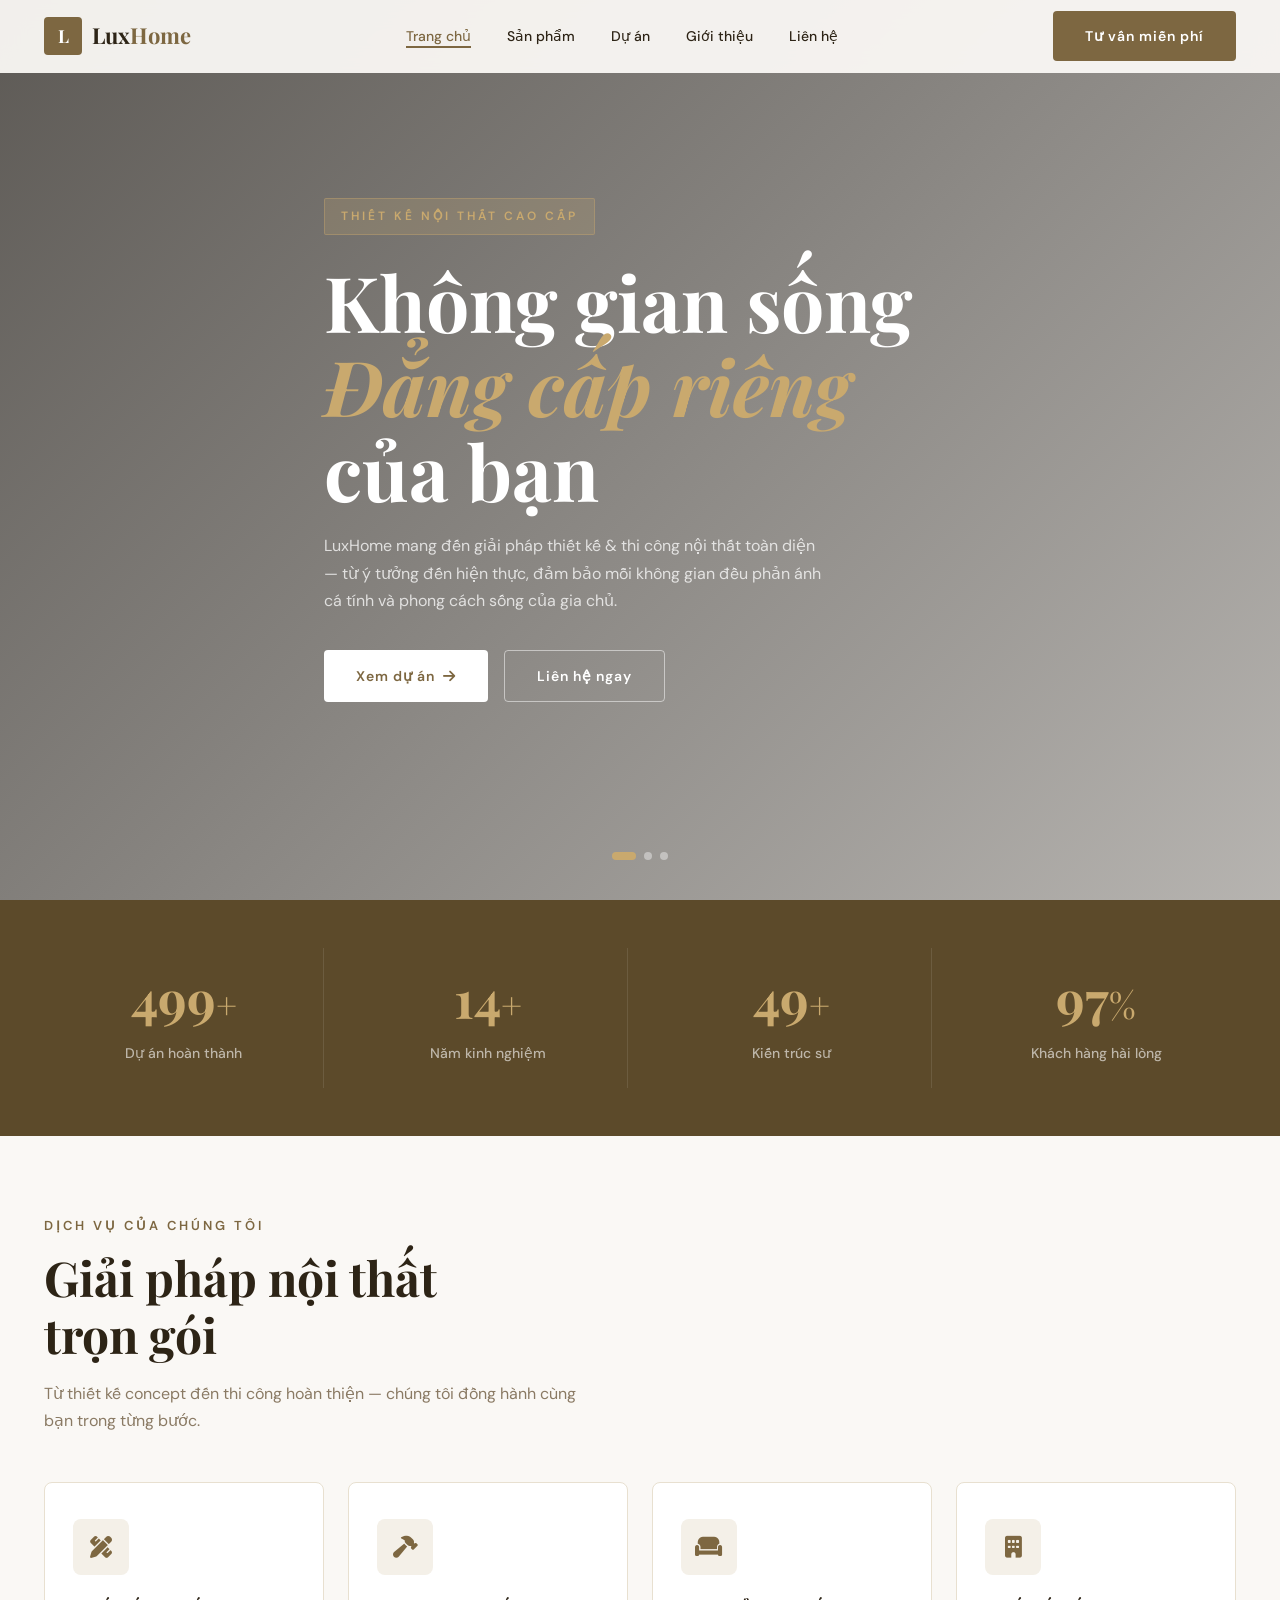
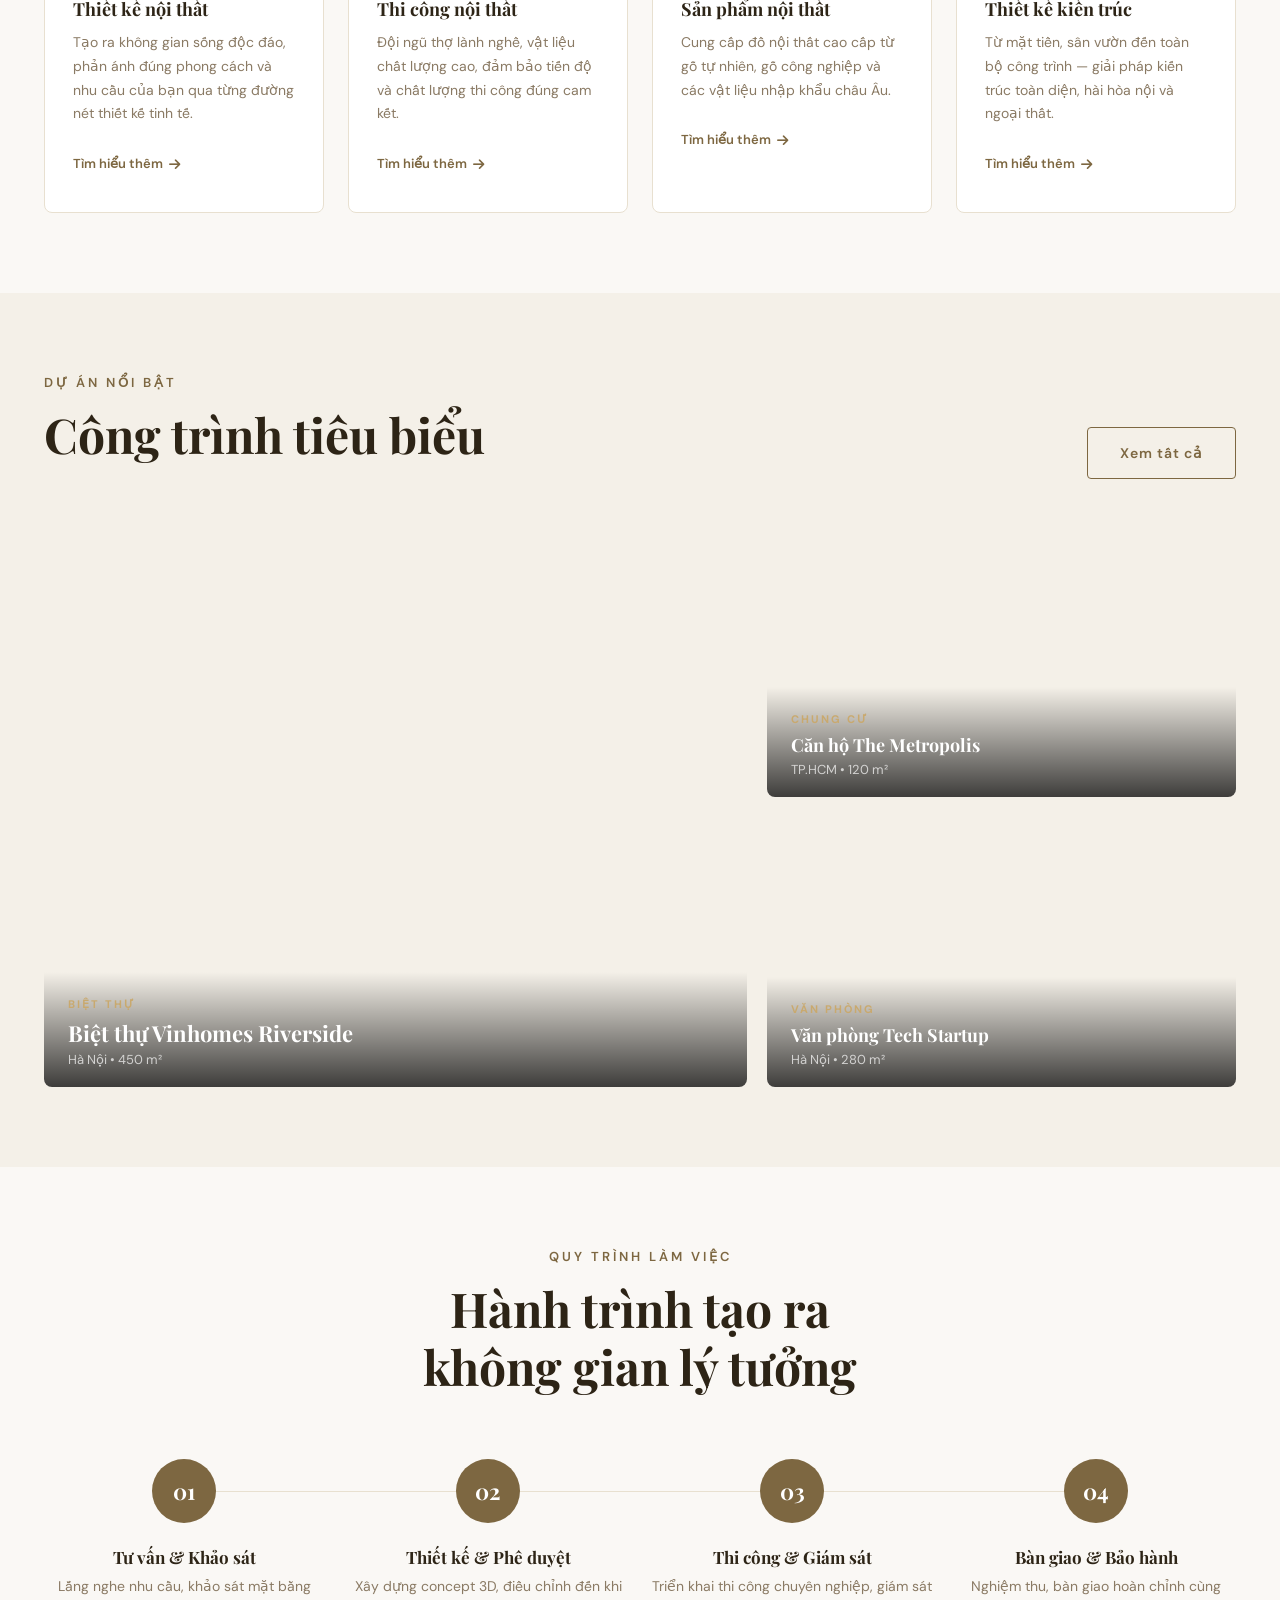
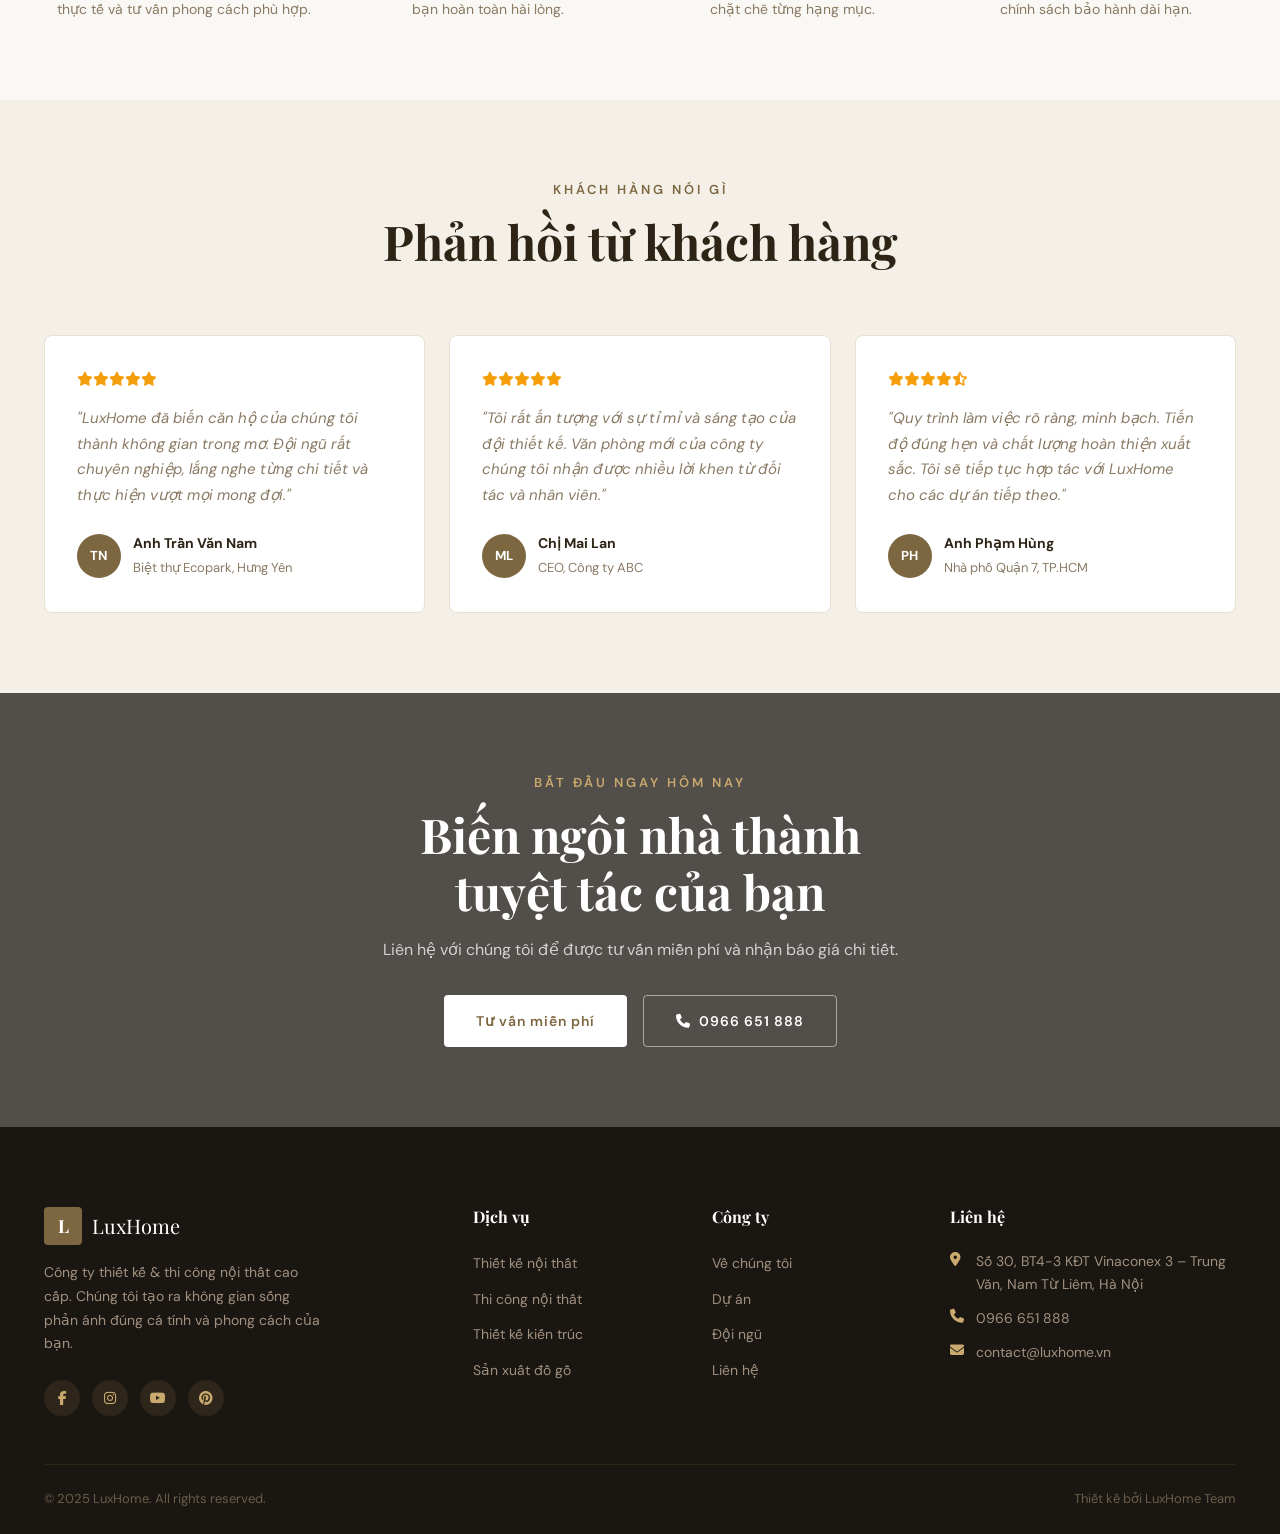
<file: index.html>
<!DOCTYPE html>
<html lang="vi">
<head>
  <meta charset="UTF-8" />
  <meta name="viewport" content="width=device-width, initial-scale=1.0" />
  <title>LuxHome - Nội Thất Cao Cấp</title>
  <link rel="stylesheet" href="global.css" />
  <link rel="stylesheet" href="index.css" />
  <link rel="stylesheet" href="https://cdnjs.cloudflare.com/ajax/libs/font-awesome/6.4.0/css/all.min.css" />
</head>
<body>

  <!-- NAVBAR -->
  <nav class="navbar">
    <div class="container navbar-inner">
      <a href="index.html" class="navbar-logo">
        <div class="navbar-logo-icon">L</div>
        <span class="navbar-logo-text">Lux<span>Home</span></span>
      </a>
      <ul class="navbar-nav">
        <li><a href="index.html" class="active">Trang chủ</a></li>
        <li><a href="san-pham.html">Sản phẩm</a></li>
        <li><a href="du-an.html">Dự án</a></li>
        <li><a href="gioi-thieu.html">Giới thiệu</a></li>
        <li><a href="lien-he.html">Liên hệ</a></li>
      </ul>
      <div class="navbar-actions">
        <a href="lien-he.html" class="btn btn-primary">Tư vấn miễn phí</a>
        <button class="hamburger" aria-label="Menu">
          <span></span><span></span><span></span>
        </button>
      </div>
    </div>
  </nav>

  <!-- Mobile Menu -->
  <div class="mobile-menu">
    <a href="index.html">Trang chủ</a>
    <a href="san-pham.html">Sản phẩm</a>
    <a href="du-an.html">Dự án</a>
    <a href="gioi-thieu.html">Giới thiệu</a>
    <a href="lien-he.html">Liên hệ</a>
  </div>

  <!-- HERO SECTION -->
  <section class="hero">
    <div class="hero-slides">
      <div class="hero-slide active" style="background-image: url('https://images.unsplash.com/photo-1618221195710-dd6b41faaea6?w=1600&q=80')"></div>
      <div class="hero-slide" style="background-image: url('https://images.unsplash.com/photo-1586023492125-27b2c045efd7?w=1600&q=80')"></div>
      <div class="hero-slide" style="background-image: url('https://images.unsplash.com/photo-1631679706909-1844bbd07221?w=1600&q=80')"></div>
    </div>
    <div class="hero-overlay"></div>
    <div class="container hero-content">
      <span class="hero-label">Thiết kế nội thất cao cấp</span>
      <h1 class="hero-title">Không gian sống<br /><em>Đẳng cấp riêng</em> của bạn</h1>
      <p class="hero-desc">LuxHome mang đến giải pháp thiết kế & thi công nội thất toàn diện — từ ý tưởng đến hiện thực, đảm bảo mỗi không gian đều phản ánh cá tính và phong cách sống của gia chủ.</p>
      <div class="hero-actions">
        <a href="du-an.html" class="btn btn-white">Xem dự án <i class="fa fa-arrow-right"></i></a>
        <a href="lien-he.html" class="btn btn-outline-white">Liên hệ ngay</a>
      </div>
    </div>
    <div class="hero-dots">
      <button class="hero-dot active" data-index="0"></button>
      <button class="hero-dot" data-index="1"></button>
      <button class="hero-dot" data-index="2"></button>
    </div>
  </section>

  <!-- STATS SECTION -->
  <section class="stats-bar">
    <div class="container stats-grid">
      <div class="stat-item animate-in">
        <span class="stat-number" data-count="500">0</span><span class="stat-suffix">+</span>
        <p>Dự án hoàn thành</p>
      </div>
      <div class="stat-item animate-in">
        <span class="stat-number" data-count="15">0</span><span class="stat-suffix">+</span>
        <p>Năm kinh nghiệm</p>
      </div>
      <div class="stat-item animate-in">
        <span class="stat-number" data-count="50">0</span><span class="stat-suffix">+</span>
        <p>Kiến trúc sư</p>
      </div>
      <div class="stat-item animate-in">
        <span class="stat-number" data-count="98">0</span><span class="stat-suffix">%</span>
        <p>Khách hàng hài lòng</p>
      </div>
    </div>
  </section>

  <!-- SERVICES SECTION -->
  <section class="services section-pad">
    <div class="container">
      <div class="section-header animate-in">
        <span class="section-subtitle">Dịch vụ của chúng tôi</span>
        <h2 class="section-title">Giải pháp nội thất<br />trọn gói</h2>
        <p class="section-desc">Từ thiết kế concept đến thi công hoàn thiện — chúng tôi đồng hành cùng bạn trong từng bước.</p>
      </div>
      <div class="services-grid">
        <div class="service-card animate-in">
          <div class="service-icon"><i class="fa fa-pencil-ruler"></i></div>
          <h3>Thiết kế nội thất</h3>
          <p>Tạo ra không gian sống độc đáo, phản ánh đúng phong cách và nhu cầu của bạn qua từng đường nét thiết kế tinh tế.</p>
          <a href="san-pham.html" class="service-link">Tìm hiểu thêm <i class="fa fa-arrow-right"></i></a>
        </div>
        <div class="service-card animate-in">
          <div class="service-icon"><i class="fa fa-hammer"></i></div>
          <h3>Thi công nội thất</h3>
          <p>Đội ngũ thợ lành nghề, vật liệu chất lượng cao, đảm bảo tiến độ và chất lượng thi công đúng cam kết.</p>
          <a href="du-an.html" class="service-link">Tìm hiểu thêm <i class="fa fa-arrow-right"></i></a>
        </div>
        <div class="service-card animate-in">
          <div class="service-icon"><i class="fa fa-couch"></i></div>
          <h3>Sản phẩm nội thất</h3>
          <p>Cung cấp đồ nội thất cao cấp từ gỗ tự nhiên, gỗ công nghiệp và các vật liệu nhập khẩu châu Âu.</p>
          <a href="san-pham.html" class="service-link">Tìm hiểu thêm <i class="fa fa-arrow-right"></i></a>
        </div>
        <div class="service-card animate-in">
          <div class="service-icon"><i class="fa fa-building"></i></div>
          <h3>Thiết kế kiến trúc</h3>
          <p>Từ mặt tiền, sân vườn đến toàn bộ công trình — giải pháp kiến trúc toàn diện, hài hòa nội và ngoại thất.</p>
          <a href="du-an.html" class="service-link">Tìm hiểu thêm <i class="fa fa-arrow-right"></i></a>
        </div>
      </div>
    </div>
  </section>

  <!-- FEATURED PROJECTS -->
  <section class="featured section-pad bg-section">
    <div class="container">
      <div class="section-header-flex animate-in">
        <div>
          <span class="section-subtitle">Dự án nổi bật</span>
          <h2 class="section-title">Công trình tiêu biểu</h2>
        </div>
        <a href="du-an.html" class="btn btn-outline">Xem tất cả</a>
      </div>
      <div class="projects-grid">
        <a href="du-an.html" class="project-card big animate-in">
          <div class="project-img" style="background-image: url('https://images.unsplash.com/photo-1600566753190-17f0baa2a6c3?w=800&q=80')"></div>
          <div class="project-info">
            <span class="project-cat">Biệt thự</span>
            <h3>Biệt thự Vinhomes Riverside</h3>
            <p>Hà Nội • 450 m²</p>
          </div>
        </a>
        <div class="projects-col">
          <a href="du-an.html" class="project-card animate-in">
            <div class="project-img" style="background-image: url('https://images.unsplash.com/photo-1556909114-f6e7ad7d3136?w=800&q=80')"></div>
            <div class="project-info">
              <span class="project-cat">Chung cư</span>
              <h3>Căn hộ The Metropolis</h3>
              <p>TP.HCM • 120 m²</p>
            </div>
          </a>
          <a href="du-an.html" class="project-card animate-in">
            <div class="project-img" style="background-image: url('https://images.unsplash.com/photo-1497366216548-37526070297c?w=800&q=80')"></div>
            <div class="project-info">
              <span class="project-cat">Văn phòng</span>
              <h3>Văn phòng Tech Startup</h3>
              <p>Hà Nội • 280 m²</p>
            </div>
          </a>
        </div>
      </div>
    </div>
  </section>

  <!-- PROCESS SECTION -->
  <section class="process section-pad">
    <div class="container">
      <div class="section-header animate-in" style="text-align: center; align-items: center; display: flex; flex-direction: column;">
        <span class="section-subtitle">Quy trình làm việc</span>
        <h2 class="section-title">Hành trình tạo ra<br />không gian lý tưởng</h2>
      </div>
      <div class="process-steps">
        <div class="process-step animate-in">
          <div class="step-num">01</div>
          <div class="step-content">
            <h3>Tư vấn & Khảo sát</h3>
            <p>Lắng nghe nhu cầu, khảo sát mặt bằng thực tế và tư vấn phong cách phù hợp.</p>
          </div>
        </div>
        <div class="process-step animate-in">
          <div class="step-num">02</div>
          <div class="step-content">
            <h3>Thiết kế & Phê duyệt</h3>
            <p>Xây dựng concept 3D, điều chỉnh đến khi bạn hoàn toàn hài lòng.</p>
          </div>
        </div>
        <div class="process-step animate-in">
          <div class="step-num">03</div>
          <div class="step-content">
            <h3>Thi công & Giám sát</h3>
            <p>Triển khai thi công chuyên nghiệp, giám sát chặt chẽ từng hạng mục.</p>
          </div>
        </div>
        <div class="process-step animate-in">
          <div class="step-num">04</div>
          <div class="step-content">
            <h3>Bàn giao & Bảo hành</h3>
            <p>Nghiệm thu, bàn giao hoàn chỉnh cùng chính sách bảo hành dài hạn.</p>
          </div>
        </div>
      </div>
    </div>
  </section>

  <!-- TESTIMONIALS -->
  <section class="testimonials section-pad bg-section">
    <div class="container">
      <div class="section-header animate-in" style="text-align:center; align-items:center; display:flex; flex-direction:column;">
        <span class="section-subtitle">Khách hàng nói gì</span>
        <h2 class="section-title">Phản hồi từ khách hàng</h2>
      </div>
      <div class="testimonial-slider">
        <div class="testimonial-track" id="testimonialTrack">
          <div class="testimonial-card">
            <div class="testi-stars"><i class="fa fa-star"></i><i class="fa fa-star"></i><i class="fa fa-star"></i><i class="fa fa-star"></i><i class="fa fa-star"></i></div>
            <p>"LuxHome đã biến căn hộ của chúng tôi thành không gian trong mơ. Đội ngũ rất chuyên nghiệp, lắng nghe từng chi tiết và thực hiện vượt mọi mong đợi."</p>
            <div class="testi-author">
              <div class="testi-avatar">TN</div>
              <div>
                <strong>Anh Trần Văn Nam</strong>
                <span>Biệt thự Ecopark, Hưng Yên</span>
              </div>
            </div>
          </div>
          <div class="testimonial-card">
            <div class="testi-stars"><i class="fa fa-star"></i><i class="fa fa-star"></i><i class="fa fa-star"></i><i class="fa fa-star"></i><i class="fa fa-star"></i></div>
            <p>"Tôi rất ấn tượng với sự tỉ mỉ và sáng tạo của đội thiết kế. Văn phòng mới của công ty chúng tôi nhận được nhiều lời khen từ đối tác và nhân viên."</p>
            <div class="testi-author">
              <div class="testi-avatar">ML</div>
              <div>
                <strong>Chị Mai Lan</strong>
                <span>CEO, Công ty ABC</span>
              </div>
            </div>
          </div>
          <div class="testimonial-card">
            <div class="testi-stars"><i class="fa fa-star"></i><i class="fa fa-star"></i><i class="fa fa-star"></i><i class="fa fa-star"></i><i class="fa fa-star-half-alt"></i></div>
            <p>"Quy trình làm việc rõ ràng, minh bạch. Tiến độ đúng hẹn và chất lượng hoàn thiện xuất sắc. Tôi sẽ tiếp tục hợp tác với LuxHome cho các dự án tiếp theo."</p>
            <div class="testi-author">
              <div class="testi-avatar">PH</div>
              <div>
                <strong>Anh Phạm Hùng</strong>
                <span>Nhà phố Quận 7, TP.HCM</span>
              </div>
            </div>
          </div>
        </div>
        <div class="testi-controls">
          <button class="testi-prev" id="testiPrev"><i class="fa fa-chevron-left"></i></button>
          <button class="testi-next" id="testiNext"><i class="fa fa-chevron-right"></i></button>
        </div>
      </div>
    </div>
  </section>

  <!-- CTA SECTION -->
  <section class="cta-section">
    <div class="cta-bg" style="background-image: url('https://images.unsplash.com/photo-1600210492486-724fe5c67fb0?w=1600&q=80')"></div>
    <div class="cta-overlay"></div>
    <div class="container cta-content animate-in">
      <span class="section-subtitle" style="color: var(--color-accent);">Bắt đầu ngay hôm nay</span>
      <h2 class="section-title" style="color: white;">Biến ngôi nhà thành<br />tuyệt tác của bạn</h2>
      <p style="color: rgba(255,255,255,0.75); max-width: 520px; margin: 0 auto 32px;">Liên hệ với chúng tôi để được tư vấn miễn phí và nhận báo giá chi tiết.</p>
      <div style="display:flex; gap:16px; justify-content:center; flex-wrap:wrap;">
        <a href="lien-he.html" class="btn btn-white">Tư vấn miễn phí</a>
        <a href="tel:0966651888" class="btn btn-outline-white"><i class="fa fa-phone"></i> 0966 651 888</a>
      </div>
    </div>
  </section>

  <!-- FOOTER -->
  <footer>
    <div class="container">
      <div class="footer-grid">
        <div class="footer-brand">
          <div class="footer-logo">
            <div class="footer-logo-icon">L</div>
            <span class="footer-logo-text">LuxHome</span>
          </div>
          <p>Công ty thiết kế & thi công nội thất cao cấp. Chúng tôi tạo ra không gian sống phản ánh đúng cá tính và phong cách của bạn.</p>
          <div class="footer-social">
            <a href="#"><i class="fab fa-facebook-f"></i></a>
            <a href="#"><i class="fab fa-instagram"></i></a>
            <a href="#"><i class="fab fa-youtube"></i></a>
            <a href="#"><i class="fab fa-pinterest"></i></a>
          </div>
        </div>
        <div class="footer-col">
          <h4>Dịch vụ</h4>
          <ul>
            <li><a href="san-pham.html">Thiết kế nội thất</a></li>
            <li><a href="san-pham.html">Thi công nội thất</a></li>
            <li><a href="san-pham.html">Thiết kế kiến trúc</a></li>
            <li><a href="san-pham.html">Sản xuất đồ gỗ</a></li>
          </ul>
        </div>
        <div class="footer-col">
          <h4>Công ty</h4>
          <ul>
            <li><a href="gioi-thieu.html">Về chúng tôi</a></li>
            <li><a href="du-an.html">Dự án</a></li>
            <li><a href="gioi-thieu.html">Đội ngũ</a></li>
            <li><a href="lien-he.html">Liên hệ</a></li>
          </ul>
        </div>
        <div class="footer-col">
          <h4>Liên hệ</h4>
          <div class="contact-item"><i class="fa fa-map-marker-alt"></i><span>Số 30, BT4-3 KĐT Vinaconex 3 – Trung Văn, Nam Từ Liêm, Hà Nội</span></div>
          <div class="contact-item"><i class="fa fa-phone"></i><span>0966 651 888</span></div>
          <div class="contact-item"><i class="fa fa-envelope"></i><span>contact@luxhome.vn</span></div>
        </div>
      </div>
      <div class="footer-bottom">
        <span>© 2025 LuxHome. All rights reserved.</span>
        <span>Thiết kế bởi LuxHome Team</span>
      </div>
    </div>
  </footer>

  <button id="scrollTop" aria-label="Scroll to top"><i class="fa fa-chevron-up"></i></button>

  <script src="global.js"></script>
  <script src="index.js"></script>
</body>
</html>
</file>
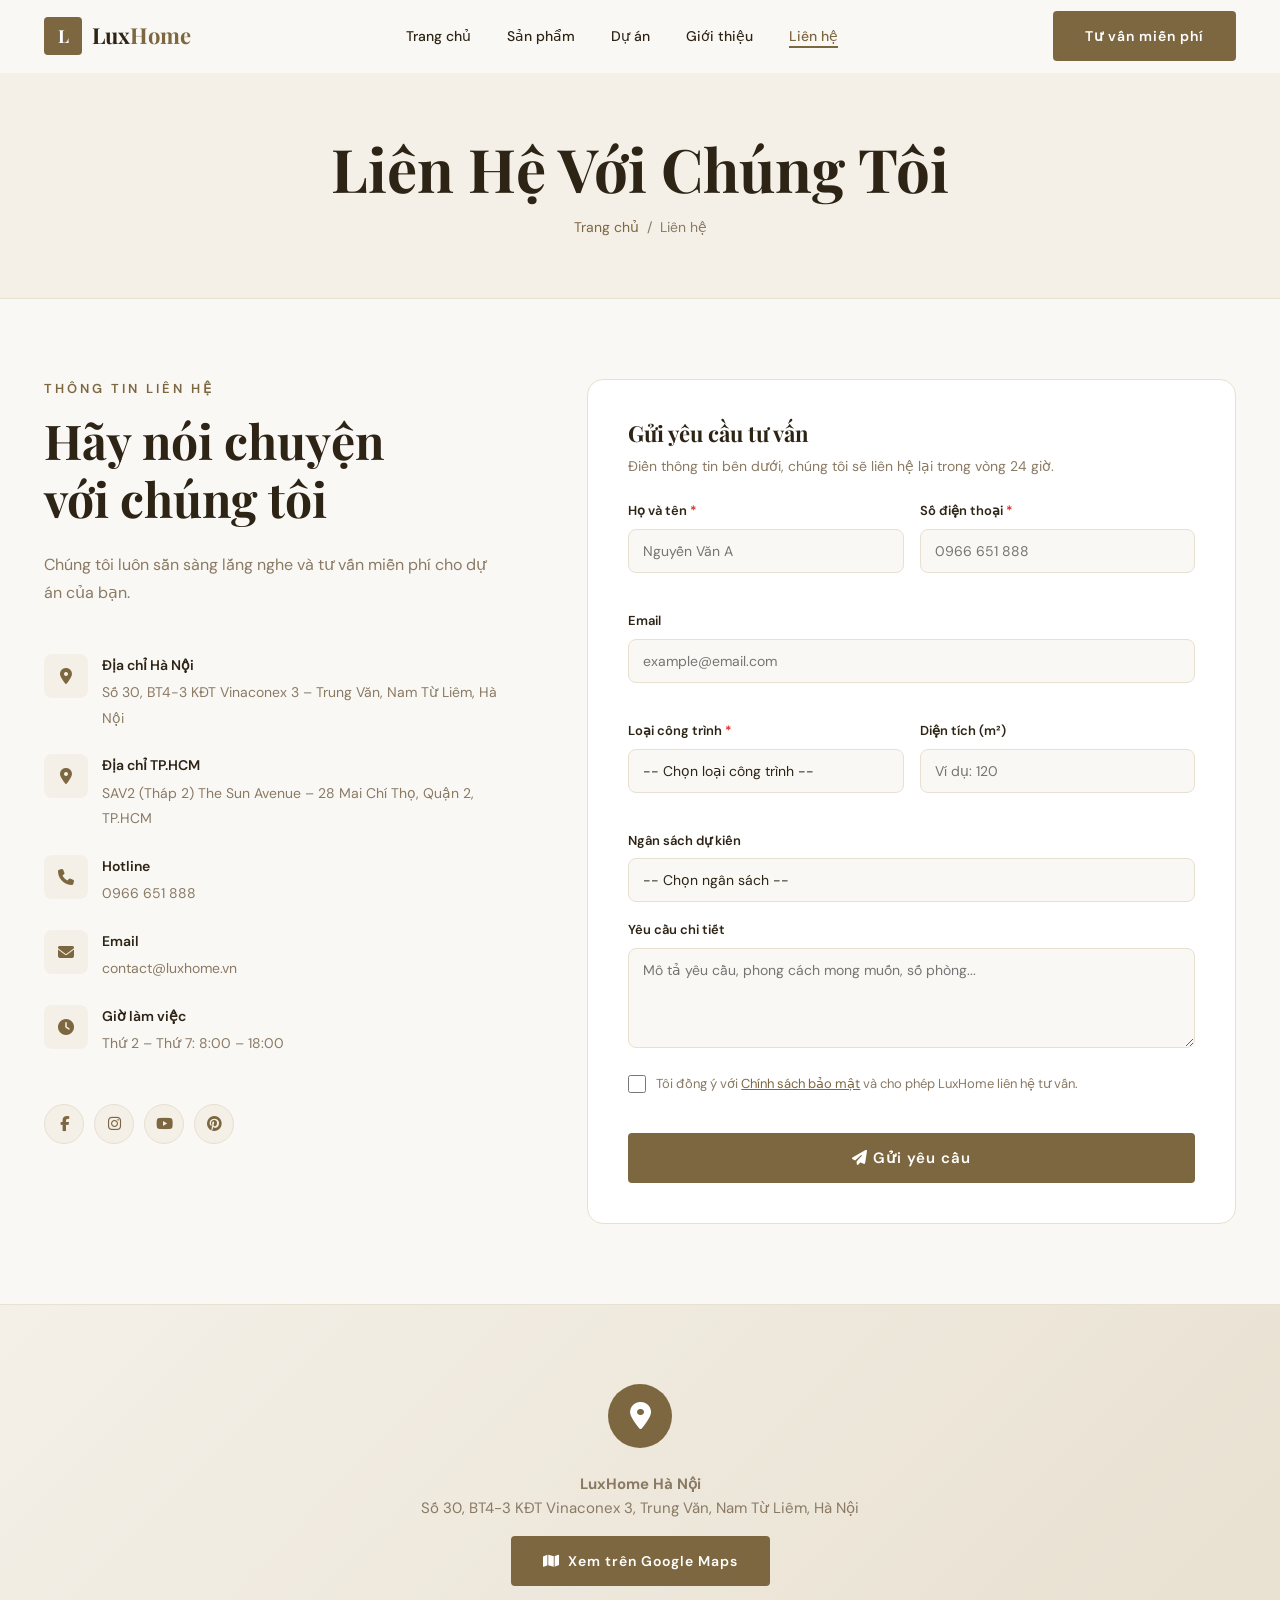
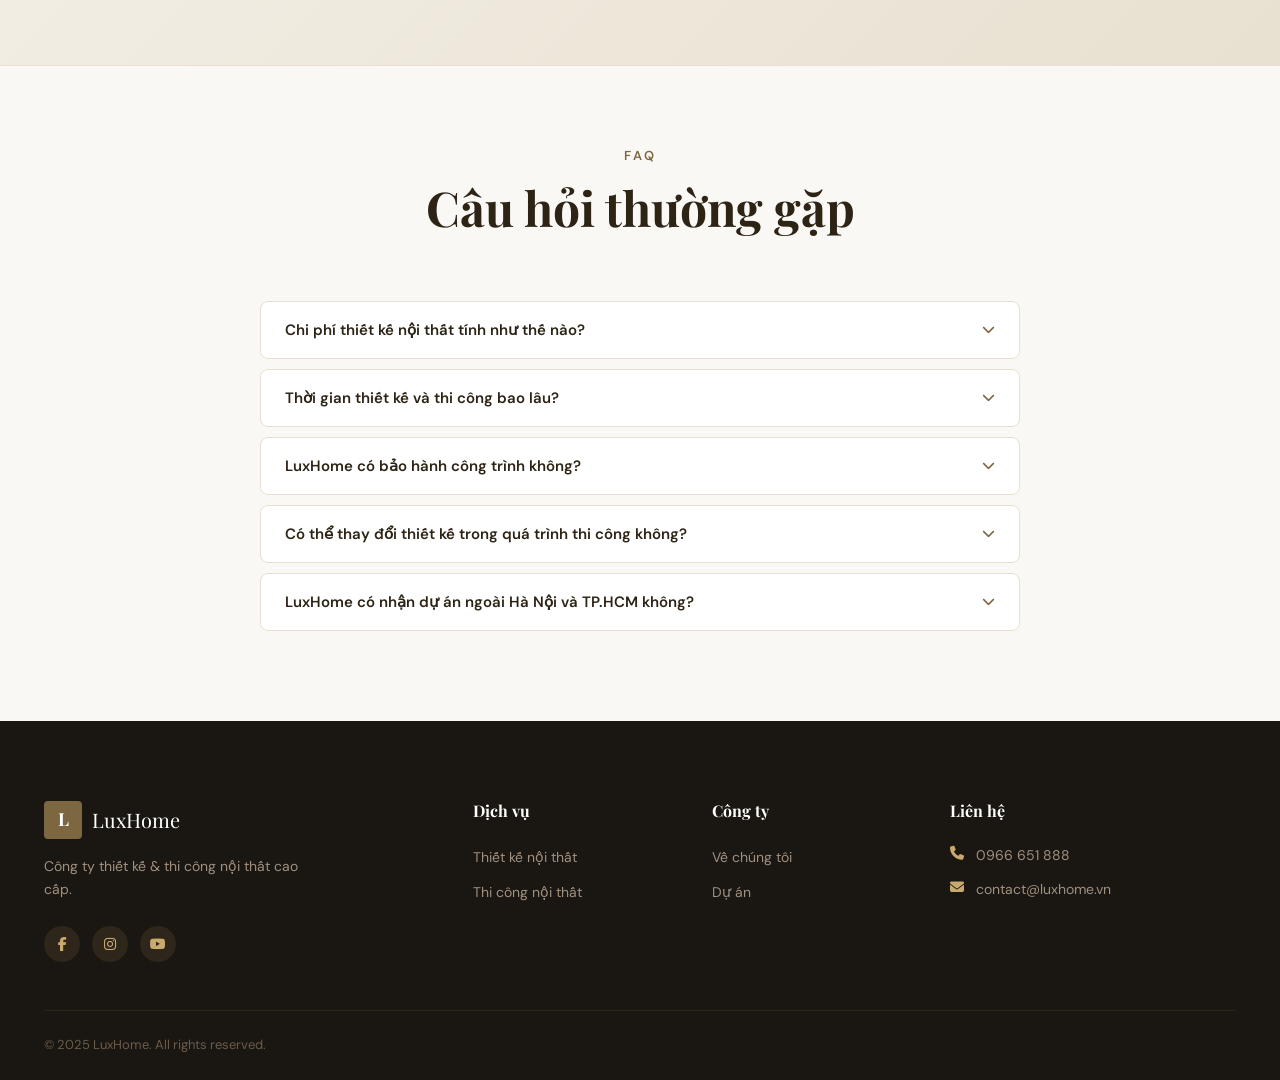
<file: lien-he.html>
<!DOCTYPE html>
<html lang="vi">
<head>
  <meta charset="UTF-8" />
  <meta name="viewport" content="width=device-width, initial-scale=1.0" />
  <title>Liên Hệ - LuxHome</title>
  <link rel="stylesheet" href="global.css" />
  <link rel="stylesheet" href="lien-he.css" />
  <link rel="stylesheet" href="https://cdnjs.cloudflare.com/ajax/libs/font-awesome/6.4.0/css/all.min.css" />
</head>
<body>

  <!-- NAVBAR -->
  <nav class="navbar">
    <div class="container navbar-inner">
      <a href="index.html" class="navbar-logo">
        <div class="navbar-logo-icon">L</div>
        <span class="navbar-logo-text">Lux<span>Home</span></span>
      </a>
      <ul class="navbar-nav">
        <li><a href="index.html">Trang chủ</a></li>
        <li><a href="san-pham.html">Sản phẩm</a></li>
        <li><a href="du-an.html">Dự án</a></li>
        <li><a href="gioi-thieu.html">Giới thiệu</a></li>
        <li><a href="lien-he.html" class="active">Liên hệ</a></li>
      </ul>
      <div class="navbar-actions">
        <a href="lien-he.html" class="btn btn-primary">Tư vấn miễn phí</a>
        <button class="hamburger" aria-label="Menu">
          <span></span><span></span><span></span>
        </button>
      </div>
    </div>
  </nav>

  <div class="mobile-menu">
    <a href="index.html">Trang chủ</a>
    <a href="san-pham.html">Sản phẩm</a>
    <a href="du-an.html">Dự án</a>
    <a href="gioi-thieu.html">Giới thiệu</a>
    <a href="lien-he.html">Liên hệ</a>
  </div>

  <!-- PAGE HEADER -->
  <div class="page-header">
    <div class="container">
      <h1>Liên Hệ Với Chúng Tôi</h1>
      <div class="breadcrumb">
        <a href="index.html">Trang chủ</a>
        <span>/</span>
        <span>Liên hệ</span>
      </div>
    </div>
  </div>

  <!-- CONTACT MAIN -->
  <section class="contact-section">
    <div class="container">
      <div class="contact-grid">

        <!-- Contact Info -->
        <div class="contact-info animate-in">
          <span class="section-subtitle">Thông tin liên hệ</span>
          <h2 class="section-title">Hãy nói chuyện<br />với chúng tôi</h2>
          <p class="section-desc">Chúng tôi luôn sẵn sàng lắng nghe và tư vấn miễn phí cho dự án của bạn.</p>

          <div class="contact-items">
            <div class="contact-info-item">
              <div class="ci-icon"><i class="fa fa-map-marker-alt"></i></div>
              <div class="ci-text">
                <strong>Địa chỉ Hà Nội</strong>
                <span>Số 30, BT4-3 KĐT Vinaconex 3 – Trung Văn, Nam Từ Liêm, Hà Nội</span>
              </div>
            </div>
            <div class="contact-info-item">
              <div class="ci-icon"><i class="fa fa-map-marker-alt"></i></div>
              <div class="ci-text">
                <strong>Địa chỉ TP.HCM</strong>
                <span>SAV2 (Tháp 2) The Sun Avenue – 28 Mai Chí Thọ, Quận 2, TP.HCM</span>
              </div>
            </div>
            <div class="contact-info-item">
              <div class="ci-icon"><i class="fa fa-phone"></i></div>
              <div class="ci-text">
                <strong>Hotline</strong>
                <a href="tel:0966651888">0966 651 888</a>
              </div>
            </div>
            <div class="contact-info-item">
              <div class="ci-icon"><i class="fa fa-envelope"></i></div>
              <div class="ci-text">
                <strong>Email</strong>
                <a href="mailto:contact@luxhome.vn">contact@luxhome.vn</a>
              </div>
            </div>
            <div class="contact-info-item">
              <div class="ci-icon"><i class="fa fa-clock"></i></div>
              <div class="ci-text">
                <strong>Giờ làm việc</strong>
                <span>Thứ 2 – Thứ 7: 8:00 – 18:00</span>
              </div>
            </div>
          </div>

          <div class="contact-social">
            <a href="#" class="social-btn"><i class="fab fa-facebook-f"></i></a>
            <a href="#" class="social-btn"><i class="fab fa-instagram"></i></a>
            <a href="#" class="social-btn"><i class="fab fa-youtube"></i></a>
            <a href="#" class="social-btn"><i class="fab fa-pinterest"></i></a>
          </div>
        </div>

        <!-- Contact Form -->
        <div class="contact-form-wrap animate-in">
          <h3>Gửi yêu cầu tư vấn</h3>
          <p>Điền thông tin bên dưới, chúng tôi sẽ liên hệ lại trong vòng 24 giờ.</p>

          <form id="contactForm" novalidate>
            <div class="form-row">
              <div class="form-group">
                <label for="hoTen">Họ và tên <span class="req">*</span></label>
                <input type="text" id="hoTen" name="hoTen" placeholder="Nguyễn Văn A" />
                <span class="field-error" id="hoTen-err"></span>
              </div>
              <div class="form-group">
                <label for="soDienThoai">Số điện thoại <span class="req">*</span></label>
                <input type="tel" id="soDienThoai" name="soDienThoai" placeholder="0966 651 888" />
                <span class="field-error" id="soDienThoai-err"></span>
              </div>
            </div>
            <div class="form-group">
              <label for="email">Email</label>
              <input type="email" id="email" name="email" placeholder="example@email.com" />
              <span class="field-error" id="email-err"></span>
            </div>
            <div class="form-row">
              <div class="form-group">
                <label for="loaiCongTrinh">Loại công trình <span class="req">*</span></label>
                <select id="loaiCongTrinh" name="loaiCongTrinh">
                  <option value="">-- Chọn loại công trình --</option>
                  <option value="biet-thu">Biệt thự / Villa</option>
                  <option value="penthouse">Penthouse / Duplex</option>
                  <option value="chung-cu">Căn hộ chung cư</option>
                  <option value="nha-pho">Nhà phố</option>
                  <option value="van-phong">Văn phòng</option>
                  <option value="nha-hang">Nhà hàng / Café</option>
                  <option value="khac">Công trình khác</option>
                </select>
                <span class="field-error" id="loaiCongTrinh-err"></span>
              </div>
              <div class="form-group">
                <label for="dienTich">Diện tích (m²)</label>
                <input type="number" id="dienTich" name="dienTich" placeholder="Ví dụ: 120" min="1" />
              </div>
            </div>
            <div class="form-group">
              <label for="nganSach">Ngân sách dự kiến</label>
              <select id="nganSach" name="nganSach">
                <option value="">-- Chọn ngân sách --</option>
                <option value="duoi-500">Dưới 500 triệu</option>
                <option value="500-1ty">500 triệu – 1 tỷ</option>
                <option value="1-2ty">1 – 2 tỷ</option>
                <option value="tren-2ty">Trên 2 tỷ</option>
              </select>
            </div>
            <div class="form-group">
              <label for="ghiChu">Yêu cầu chi tiết</label>
              <textarea id="ghiChu" name="ghiChu" rows="4" placeholder="Mô tả yêu cầu, phong cách mong muốn, số phòng..."></textarea>
            </div>
            <div class="form-checkbox">
              <label class="checkbox-label">
                <input type="checkbox" id="dongY" name="dongY" />
                <span>Tôi đồng ý với <a href="#">Chính sách bảo mật</a> và cho phép LuxHome liên hệ tư vấn.</span>
              </label>
              <span class="field-error" id="dongY-err"></span>
            </div>
            <button type="submit" class="btn btn-primary submit-btn" id="submitBtn">
              <span class="btn-text"><i class="fa fa-paper-plane"></i> Gửi yêu cầu</span>
              <span class="btn-loading" style="display:none;"><i class="fa fa-spinner fa-spin"></i> Đang gửi...</span>
            </button>
          </form>

          <!-- Success message -->
          <div class="form-success" id="formSuccess" style="display:none;">
            <i class="fa fa-check-circle fa-3x"></i>
            <h3>Gửi thành công!</h3>
            <p>Cảm ơn bạn đã liên hệ. Đội ngũ của chúng tôi sẽ gọi lại trong vòng <strong>2 giờ</strong> làm việc.</p>
            <button class="btn btn-primary" onclick="resetForm()">Gửi yêu cầu khác</button>
          </div>
        </div>
      </div>
    </div>
  </section>

  <!-- MAP PLACEHOLDER -->
  <section class="map-section">
    <div class="map-placeholder">
      <div class="map-pin"><i class="fa fa-map-marker-alt"></i></div>
      <p><strong>LuxHome Hà Nội</strong><br />Số 30, BT4-3 KĐT Vinaconex 3, Trung Văn, Nam Từ Liêm, Hà Nội</p>
      <a href="https://maps.google.com" target="_blank" class="btn btn-primary">
        <i class="fa fa-map"></i> Xem trên Google Maps
      </a>
    </div>
  </section>

  <!-- FAQ -->
  <section class="faq-section section-pad">
    <div class="container">
      <div class="section-header animate-in" style="text-align:center; align-items:center; display:flex; flex-direction:column;">
        <span class="section-subtitle">FAQ</span>
        <h2 class="section-title">Câu hỏi thường gặp</h2>
      </div>
      <div class="faq-list" id="faqList">
        <div class="faq-item">
          <button class="faq-question" aria-expanded="false">
            Chi phí thiết kế nội thất tính như thế nào?
            <i class="fa fa-chevron-down"></i>
          </button>
          <div class="faq-answer">
            <p>Chi phí thiết kế nội thất tại LuxHome được tính theo diện tích hoặc gói dịch vụ tùy theo nhu cầu. Thông thường dao động từ 150.000 – 350.000 VNĐ/m² tùy phong cách và độ phức tạp. Chúng tôi tư vấn miễn phí lần đầu.</p>
          </div>
        </div>
        <div class="faq-item">
          <button class="faq-question" aria-expanded="false">
            Thời gian thiết kế và thi công bao lâu?
            <i class="fa fa-chevron-down"></i>
          </button>
          <div class="faq-answer">
            <p>Thời gian thiết kế concept thường từ 2-4 tuần. Thi công hoàn thiện tùy quy mô: căn hộ 60-90m² mất khoảng 45-60 ngày; biệt thự 400m²+ có thể 3-5 tháng. Chúng tôi luôn cam kết đúng tiến độ.</p>
          </div>
        </div>
        <div class="faq-item">
          <button class="faq-question" aria-expanded="false">
            LuxHome có bảo hành công trình không?
            <i class="fa fa-chevron-down"></i>
          </button>
          <div class="faq-answer">
            <p>Có. Chúng tôi bảo hành thi công 24 tháng và bảo hành sản phẩm nội thất từ 12-36 tháng tùy loại. Sau bảo hành, đội ngũ kỹ thuật vẫn hỗ trợ bảo trì theo yêu cầu.</p>
          </div>
        </div>
        <div class="faq-item">
          <button class="faq-question" aria-expanded="false">
            Có thể thay đổi thiết kế trong quá trình thi công không?
            <i class="fa fa-chevron-down"></i>
          </button>
          <div class="faq-answer">
            <p>Có thể điều chỉnh một số hạng mục trong giai đoạn đầu thi công. Tuy nhiên, thay đổi lớn sau khi đã ký duyệt bản thiết kế có thể phát sinh thêm chi phí và ảnh hưởng tiến độ. Chúng tôi sẽ thông báo rõ ràng trước khi thực hiện.</p>
          </div>
        </div>
        <div class="faq-item">
          <button class="faq-question" aria-expanded="false">
            LuxHome có nhận dự án ngoài Hà Nội và TP.HCM không?
            <i class="fa fa-chevron-down"></i>
          </button>
          <div class="faq-answer">
            <p>Có. LuxHome đã thực hiện dự án tại Đà Nẵng, Nha Trang, Quảng Ninh, Hải Phòng và nhiều tỉnh thành khác. Với dự án xa, chúng tôi bố trí đội giám sát riêng đảm bảo chất lượng.</p>
          </div>
        </div>
      </div>
    </div>
  </section>

  <!-- FOOTER -->
  <footer>
    <div class="container">
      <div class="footer-grid">
        <div class="footer-brand">
          <div class="footer-logo">
            <div class="footer-logo-icon">L</div>
            <span class="footer-logo-text">LuxHome</span>
          </div>
          <p>Công ty thiết kế & thi công nội thất cao cấp.</p>
          <div class="footer-social">
            <a href="#"><i class="fab fa-facebook-f"></i></a>
            <a href="#"><i class="fab fa-instagram"></i></a>
            <a href="#"><i class="fab fa-youtube"></i></a>
          </div>
        </div>
        <div class="footer-col">
          <h4>Dịch vụ</h4>
          <ul>
            <li><a href="san-pham.html">Thiết kế nội thất</a></li>
            <li><a href="san-pham.html">Thi công nội thất</a></li>
          </ul>
        </div>
        <div class="footer-col">
          <h4>Công ty</h4>
          <ul>
            <li><a href="gioi-thieu.html">Về chúng tôi</a></li>
            <li><a href="du-an.html">Dự án</a></li>
          </ul>
        </div>
        <div class="footer-col">
          <h4>Liên hệ</h4>
          <div class="contact-item"><i class="fa fa-phone"></i><span>0966 651 888</span></div>
          <div class="contact-item"><i class="fa fa-envelope"></i><span>contact@luxhome.vn</span></div>
        </div>
      </div>
      <div class="footer-bottom">
        <span>© 2025 LuxHome. All rights reserved.</span>
      </div>
    </div>
  </footer>

  <button id="scrollTop" aria-label="Scroll to top"><i class="fa fa-chevron-up"></i></button>

  <script src="global.js"></script>
  <script src="lien-he.js"></script>
</body>
</html>
</file>
<file: global.css>
/* ===== GLOBAL.CSS - LuxHome Design System ===== */
@import url('https://fonts.googleapis.com/css2?family=Playfair+Display:ital,wght@0,400;0,600;0,700;1,400&family=DM+Sans:wght@300;400;500;600&display=swap');

:root {
  /* Colors */
  --color-primary: #7d6741;
  --color-primary-dark: #5c4a2a;
  --color-primary-light: #a08550;
  --color-accent: #c9a96e;
  --color-bg: #faf8f5;
  --color-bg-dark: #1a1611;
  --color-bg-section: #f4f0e8;
  --color-text: #2d2416;
  --color-text-muted: #8a7a64;
  --color-text-light: #b5a48a;
  --color-white: #ffffff;
  --color-border: #e8e0d0;
  --color-overlay: rgba(26, 22, 17, 0.55);

  /* Typography */
  --font-display: 'Playfair Display', serif;
  --font-body: 'DM Sans', sans-serif;

  /* Spacing */
  --spacing-xs: 8px;
  --spacing-sm: 16px;
  --spacing-md: 24px;
  --spacing-lg: 48px;
  --spacing-xl: 80px;
  --spacing-2xl: 120px;

  /* Transitions */
  --transition: all 0.3s ease;
  --transition-slow: all 0.5s ease;

  /* Border radius */
  --radius-sm: 4px;
  --radius-md: 8px;
  --radius-lg: 16px;

  /* Shadow */
  --shadow-sm: 0 2px 12px rgba(125, 103, 65, 0.1);
  --shadow-md: 0 8px 32px rgba(125, 103, 65, 0.15);
  --shadow-lg: 0 20px 60px rgba(125, 103, 65, 0.2);
}

* {
  margin: 0;
  padding: 0;
  box-sizing: border-box;
}

html {
  scroll-behavior: smooth;
}

body {
  font-family: var(--font-body);
  background-color: var(--color-bg);
  color: var(--color-text);
  line-height: 1.6;
  font-size: 16px;
  overflow-x: hidden;
}

/* ===== TYPOGRAPHY ===== */
h1, h2, h3, h4 {
  font-family: var(--font-display);
  line-height: 1.2;
}

a {
  text-decoration: none;
  color: inherit;
  transition: var(--transition);
}

img {
  max-width: 100%;
  display: block;
}

ul { list-style: none; }

/* ===== UTILITIES ===== */
.container {
  max-width: 1240px;
  margin: 0 auto;
  padding: 0 var(--spacing-md);
}

.section-title {
  font-size: clamp(28px, 4vw, 48px);
  color: var(--color-text);
  margin-bottom: var(--spacing-sm);
}

.section-subtitle {
  font-size: 13px;
  font-weight: 600;
  letter-spacing: 3px;
  text-transform: uppercase;
  color: var(--color-primary);
  margin-bottom: 12px;
  display: block;
}

.section-desc {
  font-size: 16px;
  color: var(--color-text-muted);
  max-width: 560px;
  line-height: 1.7;
}

.btn {
  display: inline-flex;
  align-items: center;
  gap: 8px;
  padding: 14px 32px;
  border-radius: var(--radius-sm);
  font-family: var(--font-body);
  font-size: 14px;
  font-weight: 600;
  letter-spacing: 1px;
  cursor: pointer;
  border: none;
  transition: var(--transition);
}

.btn-primary {
  background: var(--color-primary);
  color: var(--color-white);
}
.btn-primary:hover {
  background: var(--color-primary-dark);
  transform: translateY(-2px);
  box-shadow: var(--shadow-md);
}

.btn-outline {
  background: transparent;
  color: var(--color-primary);
  border: 1.5px solid var(--color-primary);
}
.btn-outline:hover {
  background: var(--color-primary);
  color: var(--color-white);
}

.btn-white {
  background: var(--color-white);
  color: var(--color-primary);
}
.btn-white:hover {
  background: var(--color-accent);
  color: var(--color-white);
}

/* ===== NAVBAR ===== */
.navbar {
  position: fixed;
  top: 0;
  left: 0;
  right: 0;
  z-index: 1000;
  background: rgba(250, 248, 245, 0.95);
  backdrop-filter: blur(12px);
  border-bottom: 1px solid transparent;
  transition: var(--transition);
}

.navbar.scrolled {
  border-bottom-color: var(--color-border);
  box-shadow: var(--shadow-sm);
}

.navbar-inner {
  display: flex;
  align-items: center;
  justify-content: space-between;
  height: 72px;
}

.navbar-logo {
  display: flex;
  align-items: center;
  gap: 10px;
  text-decoration: none;
}

.navbar-logo-icon {
  width: 38px;
  height: 38px;
  background: var(--color-primary);
  border-radius: var(--radius-sm);
  display: flex;
  align-items: center;
  justify-content: center;
  color: white;
  font-size: 18px;
  font-family: var(--font-display);
  font-weight: 700;
}

.navbar-logo-text {
  font-family: var(--font-display);
  font-size: 22px;
  font-weight: 700;
  color: var(--color-text);
}

.navbar-logo-text span {
  color: var(--color-primary);
}

.navbar-nav {
  display: flex;
  align-items: center;
  gap: 36px;
}

.navbar-nav a {
  font-size: 14px;
  font-weight: 500;
  color: var(--color-text);
  position: relative;
  padding-bottom: 3px;
}

.navbar-nav a::after {
  content: '';
  position: absolute;
  bottom: 0;
  left: 0;
  width: 0;
  height: 2px;
  background: var(--color-primary);
  transition: var(--transition);
}

.navbar-nav a:hover::after,
.navbar-nav a.active::after {
  width: 100%;
}

.navbar-nav a.active {
  color: var(--color-primary);
}

.navbar-actions {
  display: flex;
  align-items: center;
  gap: var(--spacing-sm);
}

/* Hamburger */
.hamburger {
  display: none;
  flex-direction: column;
  gap: 5px;
  cursor: pointer;
  padding: 4px;
  background: none;
  border: none;
}

.hamburger span {
  display: block;
  width: 24px;
  height: 2px;
  background: var(--color-text);
  transition: var(--transition);
}

.hamburger.open span:nth-child(1) { transform: translateY(7px) rotate(45deg); }
.hamburger.open span:nth-child(2) { opacity: 0; }
.hamburger.open span:nth-child(3) { transform: translateY(-7px) rotate(-45deg); }

/* Mobile menu */
.mobile-menu {
  display: none;
  position: fixed;
  top: 72px;
  left: 0;
  right: 0;
  background: var(--color-white);
  border-bottom: 1px solid var(--color-border);
  padding: var(--spacing-md);
  z-index: 999;
  flex-direction: column;
  gap: var(--spacing-sm);
  transform: translateY(-10px);
  opacity: 0;
  transition: var(--transition);
}

.mobile-menu.open {
  display: flex;
  transform: translateY(0);
  opacity: 1;
}

.mobile-menu a {
  padding: 12px 0;
  border-bottom: 1px solid var(--color-border);
  font-weight: 500;
  color: var(--color-text);
}

/* ===== FOOTER ===== */
footer {
  background: var(--color-bg-dark);
  color: #c4b9a8;
  padding: var(--spacing-xl) 0 var(--spacing-md);
}

.footer-grid {
  display: grid;
  grid-template-columns: 2fr 1fr 1fr 1.5fr;
  gap: var(--spacing-lg);
  margin-bottom: var(--spacing-lg);
}

.footer-brand p {
  font-size: 14px;
  line-height: 1.7;
  color: #a09080;
  margin-top: var(--spacing-sm);
  max-width: 280px;
}

.footer-logo {
  display: flex;
  align-items: center;
  gap: 10px;
}

.footer-logo-icon {
  width: 38px;
  height: 38px;
  background: var(--color-primary);
  border-radius: var(--radius-sm);
  display: flex;
  align-items: center;
  justify-content: center;
  color: white;
  font-family: var(--font-display);
  font-size: 18px;
  font-weight: 700;
}

.footer-logo-text {
  font-family: var(--font-display);
  font-size: 20px;
  color: var(--color-white);
}

.footer-col h4 {
  font-family: var(--font-display);
  font-size: 16px;
  color: var(--color-white);
  margin-bottom: var(--spacing-md);
}

.footer-col ul {
  display: flex;
  flex-direction: column;
  gap: 10px;
}

.footer-col ul a {
  font-size: 14px;
  color: #a09080;
  transition: var(--transition);
}

.footer-col ul a:hover {
  color: var(--color-accent);
  padding-left: 4px;
}

.footer-col .contact-item {
  display: flex;
  align-items: flex-start;
  gap: 10px;
  margin-bottom: 12px;
  font-size: 14px;
  color: #a09080;
}

.footer-col .contact-item i {
  color: var(--color-accent);
  width: 16px;
  flex-shrink: 0;
  margin-top: 2px;
}

.footer-bottom {
  display: flex;
  align-items: center;
  justify-content: space-between;
  padding-top: var(--spacing-md);
  border-top: 1px solid #2d2416;
  font-size: 13px;
  color: #6a5c4a;
}

.footer-social {
  display: flex;
  gap: 12px;
  margin-top: var(--spacing-md);
}

.footer-social a {
  width: 36px;
  height: 36px;
  background: rgba(125, 103, 65, 0.2);
  border-radius: 50%;
  display: flex;
  align-items: center;
  justify-content: center;
  color: var(--color-accent);
  font-size: 14px;
  transition: var(--transition);
}

.footer-social a:hover {
  background: var(--color-primary);
  color: white;
}

/* ===== SCROLL TO TOP ===== */
#scrollTop {
  position: fixed;
  bottom: 32px;
  right: 32px;
  width: 44px;
  height: 44px;
  background: var(--color-primary);
  color: white;
  border: none;
  border-radius: 50%;
  display: flex;
  align-items: center;
  justify-content: center;
  cursor: pointer;
  opacity: 0;
  transform: translateY(20px);
  transition: var(--transition);
  z-index: 999;
  font-size: 16px;
}

#scrollTop.visible {
  opacity: 1;
  transform: translateY(0);
}

#scrollTop:hover {
  background: var(--color-primary-dark);
  transform: translateY(-3px);
}

/* ===== PAGE HEADER ===== */
.page-header {
  padding: calc(72px + 60px) 0 60px;
  background: var(--color-bg-section);
  text-align: center;
  border-bottom: 1px solid var(--color-border);
}

.page-header h1 {
  font-size: clamp(36px, 5vw, 60px);
  margin-bottom: 12px;
}

.breadcrumb {
  display: flex;
  align-items: center;
  justify-content: center;
  gap: 8px;
  font-size: 14px;
  color: var(--color-text-muted);
}

.breadcrumb a {
  color: var(--color-primary);
}

/* ===== ANIMATIONS ===== */
@keyframes fadeInUp {
  from { opacity: 0; transform: translateY(30px); }
  to { opacity: 1; transform: translateY(0); }
}

@keyframes fadeIn {
  from { opacity: 0; }
  to { opacity: 1; }
}

.animate-in {
  opacity: 0;
  transform: translateY(30px);
  transition: opacity 0.6s ease, transform 0.6s ease;
}

.animate-in.visible {
  opacity: 1;
  transform: translateY(0);
}

/* ===== RESPONSIVE ===== */
@media (max-width: 1024px) {
  .footer-grid {
    grid-template-columns: 1fr 1fr;
    gap: var(--spacing-md);
  }
}

@media (max-width: 768px) {
  .navbar-nav,
  .navbar-actions .btn {
    display: none;
  }

  .hamburger {
    display: flex;
  }

  .footer-grid {
    grid-template-columns: 1fr;
  }

  .footer-bottom {
    flex-direction: column;
    gap: 8px;
    text-align: center;
  }
}
</file>
<file: index.css>
/* ===== INDEX.CSS - Homepage Styles ===== */

.section-pad { padding: var(--spacing-xl) 0; }
.bg-section { background: var(--color-bg-section); }

/* ===== HERO ===== */
.hero {
  position: relative;
  height: 100vh;
  min-height: 600px;
  display: flex;
  align-items: center;
  overflow: hidden;
}

.hero-slides {
  position: absolute;
  inset: 0;
}

.hero-slide {
  position: absolute;
  inset: 0;
  background-size: cover;
  background-position: center;
  opacity: 0;
  transition: opacity 1s ease;
}

.hero-slide.active { opacity: 1; }

.hero-overlay {
  position: absolute;
  inset: 0;
  background: linear-gradient(135deg, rgba(26,22,17,0.7) 0%, rgba(26,22,17,0.3) 100%);
}

.hero-content {
  position: relative;
  z-index: 2;
  max-width: 680px;
  animation: fadeInUp 1s ease 0.2s both;
}

.hero-label {
  display: inline-block;
  background: rgba(201, 169, 110, 0.2);
  border: 1px solid rgba(201, 169, 110, 0.4);
  color: var(--color-accent);
  font-size: 12px;
  font-weight: 600;
  letter-spacing: 3px;
  text-transform: uppercase;
  padding: 8px 16px;
  border-radius: 2px;
  margin-bottom: 24px;
}

.hero-title {
  font-size: clamp(40px, 6vw, 80px);
  color: white;
  line-height: 1.1;
  margin-bottom: 20px;
}

.hero-title em {
  font-style: italic;
  color: var(--color-accent);
}

.hero-desc {
  font-size: 16px;
  color: rgba(255,255,255,0.75);
  line-height: 1.7;
  margin-bottom: 36px;
  max-width: 500px;
}

.hero-actions {
  display: flex;
  gap: 16px;
  flex-wrap: wrap;
}

.btn-outline-white {
  display: inline-flex;
  align-items: center;
  gap: 8px;
  padding: 14px 32px;
  border-radius: var(--radius-sm);
  font-family: var(--font-body);
  font-size: 14px;
  font-weight: 600;
  letter-spacing: 1px;
  background: transparent;
  color: white;
  border: 1.5px solid rgba(255,255,255,0.5);
  cursor: pointer;
  transition: var(--transition);
  text-decoration: none;
}

.btn-outline-white:hover {
  background: rgba(255,255,255,0.15);
  border-color: white;
}

.hero-dots {
  position: absolute;
  bottom: 40px;
  left: 50%;
  transform: translateX(-50%);
  display: flex;
  gap: 8px;
  z-index: 2;
}

.hero-dot {
  width: 8px;
  height: 8px;
  border-radius: 50%;
  background: rgba(255,255,255,0.4);
  border: none;
  cursor: pointer;
  transition: var(--transition);
}

.hero-dot.active {
  background: var(--color-accent);
  width: 24px;
  border-radius: 4px;
}

/* ===== STATS BAR ===== */
.stats-bar {
  background: var(--color-primary-dark);
  padding: 48px 0;
}

.stats-grid {
  display: grid;
  grid-template-columns: repeat(4, 1fr);
  gap: var(--spacing-md);
}

.stat-item {
  text-align: center;
  padding: var(--spacing-md);
  border-right: 1px solid rgba(255,255,255,0.1);
}

.stat-item:last-child { border-right: none; }

.stat-number {
  font-family: var(--font-display);
  font-size: 52px;
  font-weight: 700;
  color: var(--color-accent);
  line-height: 1;
}

.stat-suffix {
  font-family: var(--font-display);
  font-size: 36px;
  color: var(--color-accent);
}

.stat-item p {
  font-size: 14px;
  color: rgba(255,255,255,0.6);
  margin-top: 8px;
  font-weight: 500;
}

/* ===== SERVICES ===== */
.section-header {
  margin-bottom: var(--spacing-lg);
}

.services-grid {
  display: grid;
  grid-template-columns: repeat(4, 1fr);
  gap: var(--spacing-md);
}

.service-card {
  background: var(--color-white);
  border: 1px solid var(--color-border);
  border-radius: var(--radius-md);
  padding: 36px 28px;
  transition: var(--transition);
  position: relative;
  overflow: hidden;
}

.service-card::before {
  content: '';
  position: absolute;
  bottom: 0;
  left: 0;
  right: 0;
  height: 3px;
  background: var(--color-primary);
  transform: scaleX(0);
  transition: var(--transition);
}

.service-card:hover {
  transform: translateY(-6px);
  box-shadow: var(--shadow-lg);
  border-color: transparent;
}

.service-card:hover::before { transform: scaleX(1); }

.service-icon {
  width: 56px;
  height: 56px;
  background: var(--color-bg-section);
  border-radius: var(--radius-md);
  display: flex;
  align-items: center;
  justify-content: center;
  margin-bottom: var(--spacing-md);
  font-size: 22px;
  color: var(--color-primary);
  transition: var(--transition);
}

.service-card:hover .service-icon {
  background: var(--color-primary);
  color: white;
}

.service-card h3 {
  font-size: 18px;
  margin-bottom: 10px;
  color: var(--color-text);
}

.service-card p {
  font-size: 14px;
  color: var(--color-text-muted);
  line-height: 1.7;
  margin-bottom: var(--spacing-md);
}

.service-link {
  font-size: 13px;
  font-weight: 600;
  color: var(--color-primary);
  display: inline-flex;
  align-items: center;
  gap: 6px;
  transition: var(--transition);
}

.service-link:hover { gap: 10px; }

/* ===== FEATURED PROJECTS ===== */
.section-header-flex {
  display: flex;
  align-items: flex-end;
  justify-content: space-between;
  margin-bottom: var(--spacing-lg);
  gap: var(--spacing-md);
}

.projects-grid {
  display: grid;
  grid-template-columns: 1.5fr 1fr;
  gap: 20px;
  height: 560px;
}

.projects-col {
  display: flex;
  flex-direction: column;
  gap: 20px;
}

.project-card {
  position: relative;
  overflow: hidden;
  border-radius: var(--radius-md);
  display: block;
  height: 100%;
  min-height: 200px;
}

.project-img {
  width: 100%;
  height: 100%;
  background-size: cover;
  background-position: center;
  transition: transform 0.6s ease;
}

.project-card:hover .project-img { transform: scale(1.05); }

.project-info {
  position: absolute;
  bottom: 0;
  left: 0;
  right: 0;
  padding: 24px;
  background: linear-gradient(to top, rgba(0,0,0,0.8), transparent);
  transform: translateY(8px);
  transition: var(--transition);
}

.project-card:hover .project-info { transform: translateY(0); }

.project-cat {
  font-size: 11px;
  font-weight: 700;
  letter-spacing: 2px;
  text-transform: uppercase;
  color: var(--color-accent);
  display: block;
  margin-bottom: 6px;
}

.project-info h3 {
  font-size: 18px;
  color: white;
  margin-bottom: 4px;
}

.project-card.big .project-info h3 { font-size: 22px; }

.project-info p {
  font-size: 13px;
  color: rgba(255,255,255,0.7);
}

/* ===== PROCESS ===== */
.process-steps {
  display: grid;
  grid-template-columns: repeat(4, 1fr);
  gap: var(--spacing-md);
  margin-top: var(--spacing-lg);
  position: relative;
}

.process-steps::before {
  content: '';
  position: absolute;
  top: 32px;
  left: 12.5%;
  right: 12.5%;
  height: 1px;
  background: var(--color-border);
  z-index: 0;
}

.process-step {
  text-align: center;
  position: relative;
  z-index: 1;
}

.step-num {
  width: 64px;
  height: 64px;
  background: var(--color-primary);
  color: white;
  font-family: var(--font-display);
  font-size: 22px;
  font-weight: 700;
  border-radius: 50%;
  display: flex;
  align-items: center;
  justify-content: center;
  margin: 0 auto var(--spacing-md);
}

.step-content h3 {
  font-size: 17px;
  margin-bottom: 8px;
  color: var(--color-text);
}

.step-content p {
  font-size: 14px;
  color: var(--color-text-muted);
  line-height: 1.6;
}

/* ===== TESTIMONIALS ===== */
.testimonial-slider {
  position: relative;
  margin-top: var(--spacing-lg);
}

.testimonial-track {
  display: grid;
  grid-template-columns: repeat(3, 1fr);
  gap: var(--spacing-md);
}

.testimonial-card {
  background: var(--color-white);
  border: 1px solid var(--color-border);
  border-radius: var(--radius-md);
  padding: 32px;
}

.testi-stars {
  color: #f59e0b;
  margin-bottom: 16px;
  font-size: 14px;
}

.testimonial-card p {
  font-size: 15px;
  color: var(--color-text-muted);
  line-height: 1.7;
  font-style: italic;
  margin-bottom: 24px;
}

.testi-author {
  display: flex;
  align-items: center;
  gap: 12px;
}

.testi-avatar {
  width: 44px;
  height: 44px;
  background: var(--color-primary);
  border-radius: 50%;
  display: flex;
  align-items: center;
  justify-content: center;
  color: white;
  font-weight: 700;
  font-size: 13px;
  flex-shrink: 0;
}

.testi-author strong {
  display: block;
  font-size: 14px;
  color: var(--color-text);
}

.testi-author span {
  font-size: 13px;
  color: var(--color-text-muted);
}

.testi-controls {
  display: none;
  justify-content: center;
  gap: 12px;
  margin-top: var(--spacing-md);
}

.testi-prev, .testi-next {
  width: 40px;
  height: 40px;
  background: var(--color-white);
  border: 1px solid var(--color-border);
  border-radius: 50%;
  cursor: pointer;
  font-size: 14px;
  color: var(--color-primary);
  transition: var(--transition);
}

.testi-prev:hover, .testi-next:hover {
  background: var(--color-primary);
  color: white;
  border-color: var(--color-primary);
}

/* ===== CTA ===== */
.cta-section {
  position: relative;
  padding: var(--spacing-xl) 0;
  text-align: center;
}

.cta-bg {
  position: absolute;
  inset: 0;
  background-size: cover;
  background-position: center;
}

.cta-overlay {
  position: absolute;
  inset: 0;
  background: rgba(26,22,17,0.75);
}

.cta-content {
  position: relative;
  z-index: 2;
}

/* ===== RESPONSIVE ===== */
@media (max-width: 1024px) {
  .services-grid { grid-template-columns: repeat(2, 1fr); }
  .stats-grid { grid-template-columns: repeat(2, 1fr); }
  .stat-item:nth-child(2) { border-right: none; }
  .process-steps { grid-template-columns: repeat(2, 1fr); }
  .process-steps::before { display: none; }
  .testimonial-track { grid-template-columns: 1fr; }
  .testi-controls { display: flex; }
  .testimonial-card { display: none; }
  .testimonial-card:first-child { display: block; }
  .projects-grid { height: auto; grid-template-columns: 1fr; }
  .project-card.big { height: 360px; }
  .projects-col { flex-direction: row; }
  .projects-col .project-card { height: 240px; }
}

@media (max-width: 768px) {
  .hero-title { font-size: 38px; }
  .services-grid { grid-template-columns: 1fr; }
  .stats-grid { grid-template-columns: repeat(2, 1fr); }
  .process-steps { grid-template-columns: 1fr; }
  .projects-col { flex-direction: column; }
  .section-header-flex { flex-direction: column; align-items: flex-start; }
}
</file>
<file: lien-he.css>
/* ===== LIEN-HE.CSS ===== */
.section-pad { padding: var(--spacing-xl) 0; }
.bg-section { background: var(--color-bg-section); }

/* Contact Section */
.contact-section {
  padding: var(--spacing-xl) 0;
}

.contact-grid {
  display: grid;
  grid-template-columns: 1fr 1.4fr;
  gap: var(--spacing-xl);
  align-items: start;
}

/* Contact Info */
.contact-info .section-title {
  margin-bottom: var(--spacing-md);
}

.contact-items {
  margin: var(--spacing-lg) 0;
  display: flex;
  flex-direction: column;
  gap: var(--spacing-md);
}

.contact-info-item {
  display: flex;
  align-items: flex-start;
  gap: 14px;
}

.ci-icon {
  width: 44px;
  height: 44px;
  background: var(--color-bg-section);
  border-radius: var(--radius-md);
  display: flex;
  align-items: center;
  justify-content: center;
  color: var(--color-primary);
  font-size: 16px;
  flex-shrink: 0;
}

.ci-text strong {
  display: block;
  font-size: 14px;
  font-weight: 600;
  color: var(--color-text);
  margin-bottom: 3px;
}

.ci-text span,
.ci-text a {
  font-size: 14px;
  color: var(--color-text-muted);
  line-height: 1.5;
}

.ci-text a:hover { color: var(--color-primary); }

.contact-social {
  display: flex;
  gap: 10px;
  margin-top: var(--spacing-md);
}

.social-btn {
  width: 40px;
  height: 40px;
  border-radius: 50%;
  background: var(--color-bg-section);
  border: 1.5px solid var(--color-border);
  display: flex;
  align-items: center;
  justify-content: center;
  color: var(--color-primary);
  font-size: 15px;
  transition: var(--transition);
}

.social-btn:hover {
  background: var(--color-primary);
  border-color: var(--color-primary);
  color: white;
  transform: translateY(-2px);
}

/* Contact Form */
.contact-form-wrap {
  background: white;
  border: 1px solid var(--color-border);
  border-radius: var(--radius-lg);
  padding: 40px;
}

.contact-form-wrap h3 {
  font-size: 22px;
  color: var(--color-text);
  margin-bottom: 8px;
}

.contact-form-wrap > p {
  font-size: 14px;
  color: var(--color-text-muted);
  margin-bottom: var(--spacing-md);
}

.form-row {
  display: grid;
  grid-template-columns: 1fr 1fr;
  gap: 16px;
}

.form-group {
  margin-bottom: 18px;
  position: relative;
}

.form-group label {
  display: block;
  font-size: 13px;
  font-weight: 600;
  color: var(--color-text);
  margin-bottom: 7px;
}

.req { color: #dc2626; }

.form-group input,
.form-group select,
.form-group textarea {
  width: 100%;
  padding: 12px 14px;
  border: 1.5px solid var(--color-border);
  border-radius: var(--radius-md);
  font-family: var(--font-body);
  font-size: 14px;
  color: var(--color-text);
  background: var(--color-bg);
  outline: none;
  transition: var(--transition);
  appearance: none;
}

.form-group input:focus,
.form-group select:focus,
.form-group textarea:focus {
  border-color: var(--color-primary);
  background: white;
  box-shadow: 0 0 0 3px rgba(125, 103, 65, 0.1);
}

.form-group input.error,
.form-group select.error,
.form-group textarea.error {
  border-color: #dc2626;
}

.form-group input.success,
.form-group select.success,
.form-group textarea.success {
  border-color: #16a34a;
}

.form-group textarea {
  resize: vertical;
  min-height: 100px;
}

.field-error {
  display: block;
  font-size: 12px;
  color: #dc2626;
  margin-top: 4px;
  min-height: 16px;
}

/* Checkbox */
.form-checkbox {
  margin-bottom: 20px;
}

.checkbox-label {
  display: flex;
  align-items: flex-start;
  gap: 10px;
  cursor: pointer;
}

.checkbox-label input[type="checkbox"] {
  width: 18px;
  height: 18px;
  min-width: 18px;
  accent-color: var(--color-primary);
  margin-top: 1px;
}

.checkbox-label span {
  font-size: 13px;
  color: var(--color-text-muted);
  line-height: 1.5;
}

.checkbox-label a {
  color: var(--color-primary);
  text-decoration: underline;
}

/* Submit button */
.submit-btn {
  width: 100%;
  justify-content: center;
  padding: 15px;
  font-size: 15px;
}

/* Form Success */
.form-success {
  text-align: center;
  padding: var(--spacing-lg);
}

.form-success i {
  color: #16a34a;
  margin-bottom: var(--spacing-md);
}

.form-success h3 {
  font-size: 24px;
  color: var(--color-text);
  margin-bottom: 10px;
}

.form-success p {
  font-size: 15px;
  color: var(--color-text-muted);
  margin-bottom: var(--spacing-md);
}

/* Map Section */
.map-section {
  background: var(--color-bg-section);
  border-top: 1px solid var(--color-border);
  border-bottom: 1px solid var(--color-border);
}

.map-placeholder {
  height: 360px;
  background: linear-gradient(135deg, var(--color-bg-section) 0%, #e8e0d0 100%);
  display: flex;
  flex-direction: column;
  align-items: center;
  justify-content: center;
  gap: var(--spacing-sm);
  text-align: center;
  padding: var(--spacing-md);
}

.map-pin {
  width: 64px;
  height: 64px;
  background: var(--color-primary);
  border-radius: 50%;
  display: flex;
  align-items: center;
  justify-content: center;
  color: white;
  font-size: 28px;
  margin-bottom: 8px;
  animation: bounce 2s infinite;
}

@keyframes bounce {
  0%, 100% { transform: translateY(0); }
  50% { transform: translateY(-8px); }
}

.map-placeholder p {
  font-size: 15px;
  color: var(--color-text-muted);
  line-height: 1.6;
}

/* FAQ */
.faq-list {
  max-width: 760px;
  margin: var(--spacing-lg) auto 0;
}

.faq-item {
  border: 1px solid var(--color-border);
  border-radius: var(--radius-md);
  margin-bottom: 10px;
  overflow: hidden;
  background: white;
}

.faq-question {
  width: 100%;
  display: flex;
  align-items: center;
  justify-content: space-between;
  padding: 18px 24px;
  background: none;
  border: none;
  font-family: var(--font-body);
  font-size: 15px;
  font-weight: 600;
  color: var(--color-text);
  cursor: pointer;
  text-align: left;
  transition: var(--transition);
  gap: 16px;
}

.faq-question:hover {
  color: var(--color-primary);
}

.faq-question i {
  font-size: 13px;
  color: var(--color-primary);
  transition: transform 0.3s ease;
  flex-shrink: 0;
}

.faq-question[aria-expanded="true"] i {
  transform: rotate(180deg);
}

.faq-question[aria-expanded="true"] {
  color: var(--color-primary);
  background: var(--color-bg-section);
}

.faq-answer {
  padding: 0 24px;
  max-height: 0;
  overflow: hidden;
  transition: max-height 0.3s ease, padding 0.3s ease;
}

.faq-answer.open {
  padding: 16px 24px 20px;
  max-height: 300px;
}

.faq-answer p {
  font-size: 14px;
  color: var(--color-text-muted);
  line-height: 1.7;
}

/* Responsive */
@media (max-width: 1024px) {
  .contact-grid {
    grid-template-columns: 1fr;
    gap: var(--spacing-lg);
  }
}

@media (max-width: 768px) {
  .contact-form-wrap { padding: 24px 20px; }
  .form-row { grid-template-columns: 1fr; }
}
</file>
